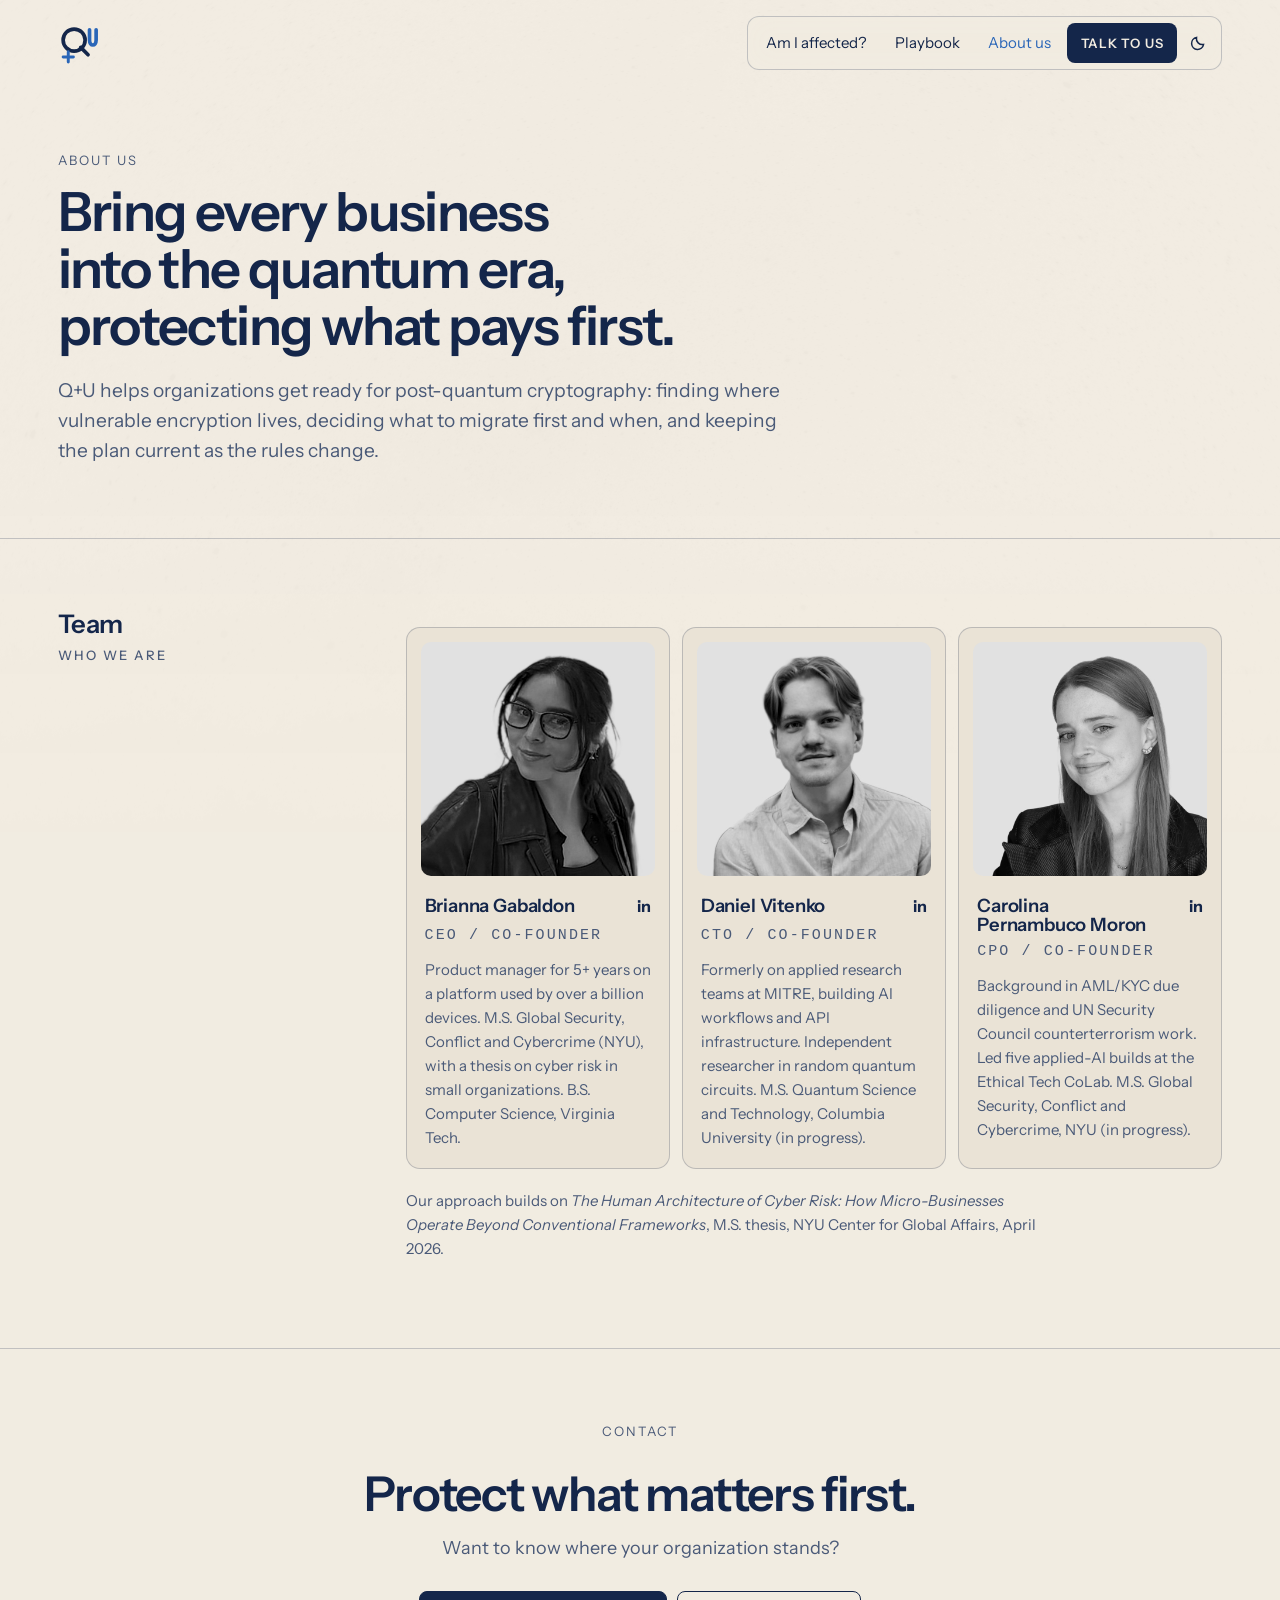
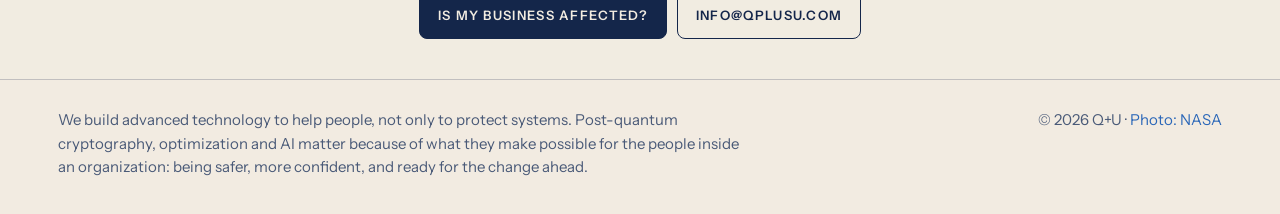
<file: about.html>
<!doctype html>
<html lang="en">
<head>
  <meta charset="utf-8">
  <meta name="viewport" content="width=device-width, initial-scale=1">
  <title>About Q+U</title>
  <meta name="description" content="Q+U's mission and the team behind it.">
  <script>
    (function(){try{
      var KEY="theme-override";
      function resolve(){var q=/[?&]theme=(dark|light)/.exec(location.search);if(q)return q[1];
        try{var o=sessionStorage.getItem(KEY);if(o==="dark"||o==="light")return o;}catch(e){}
        if(window.matchMedia&&window.matchMedia("(prefers-color-scheme: dark)").matches)return "dark";
        var h=new Date().getHours();return (h>=7&&h<19)?"light":"dark";}
      function apply(){var m=resolve();document.documentElement.setAttribute("data-theme",m);
        var meta=document.querySelector('meta[name="theme-color"]');if(meta)meta.content=m==="dark"?"#0B1426":"#F2ECE1";}
      apply();setInterval(apply,60000);
      window.__toggleTheme=function(){var cur=document.documentElement.getAttribute("data-theme");try{sessionStorage.setItem(KEY,cur==="dark"?"light":"dark");}catch(e){}apply();};
    }catch(e){}})();
  </script>
  <link rel="preconnect" href="https://fonts.googleapis.com">
  <link rel="stylesheet" href="https://fonts.googleapis.com/css2?family=Instrument+Sans:ital,wght@0,400;0,500;0,600;0,700;1,400&display=swap">
  <meta name="theme-color" content="#0B1426">
  <link rel="icon" href="assets/logo-mark.svg" type="image/svg+xml">
  <link rel="stylesheet" href="src/styles.css?v=20261105a">
</head>
<body>
  <a class="skip" href="#main">Skip to content</a>

  <div class="topbar">
    <a class="brand" href="./" aria-label="Q+U, home"><svg viewBox="0 0 120 120" aria-hidden="true"><circle cx="44" cy="52" r="30" fill="none" stroke="currentColor" stroke-width="10"/><path d="M62 72 L82 92" stroke="currentColor" stroke-width="10" stroke-linecap="round"/><path d="M86 24 V52 C86 70 104 70 104 52 V24" fill="none" stroke="var(--accent)" stroke-width="10" stroke-linecap="round"/><path d="M14 98 H42 M28 84 V112" stroke="var(--accent)" stroke-width="8" stroke-linecap="round"/></svg></a>
    <nav class="pill" id="pill" aria-label="Main">
      <a href="./#check">Am I affected?</a>
      <a href="./#playbook">Playbook</a>
      <a href="about.html" aria-current="page">About us</a>
      <div class="row">
        <a class="cta" href="./#contact">Talk to us</a>
        <button type="button" class="more" id="more" aria-label="Menu" aria-expanded="false"><svg viewBox="0 0 16 16" fill="none" stroke="currentColor" stroke-width="1.6"><path d="M2 4h12M2 8h12M2 12h12"/></svg></button>
        <button type="button" id="theme" aria-label="Toggle light and dark theme" onclick="window.__toggleTheme&&window.__toggleTheme()">
          <svg class="i-sun" viewBox="0 0 16 16" fill="none" stroke="currentColor" stroke-width="1.5"><circle cx="8" cy="8" r="3"/><path d="M8 1v2M8 13v2M1 8h2M13 8h2M3 3l1.4 1.4M11.6 11.6 13 13M3 13l1.4-1.4M11.6 4.4 13 3"/></svg>
          <svg class="i-moon" viewBox="0 0 16 16" fill="none" stroke="currentColor" stroke-width="1.5"><path d="M13.5 9.5A6 6 0 0 1 6.5 2.5a6 6 0 1 0 7 7z"/></svg>
        </button>
      </div>
    </nav>
  </div>

  <main id="main" tabindex="-1">
    <section class="block about-hero">
      <div class="wrap">
        <p class="eyebrow">About us</p>
        <h1 class="about-title">Bring every business into the quantum era, protecting what pays first.</h1>
        <p class="sub about-sub">Q+U helps organizations get ready for post-quantum cryptography: finding where vulnerable encryption lives, deciding what to migrate first and when, and keeping the plan current as the rules change.</p>
      </div>
    </section>

    <section class="block" id="team">
      <div class="wrap cols">
        <h2>Team<small>Who we are</small></h2>
        <div class="reveal">
          <div class="cards">
            <div class="card person"><div class="photo"><img src="assets/team/brianna.jpg?v=6" alt="Brianna Gabaldon" width="800" height="800" loading="lazy"></div><div class="who"><h3>Brianna Gabaldon</h3><a class="li" href="https://www.linkedin.com/in/brianna-gabaldon-328011149/" rel="noopener" aria-label="Brianna Gabaldon on LinkedIn">in</a></div><span class="role">CEO / Co-founder</span><p class="fine">Product manager for 5+ years on a platform used by over a billion devices. M.S. Global Security, Conflict and Cybercrime (NYU), with a thesis on cyber risk in small organizations. B.S. Computer Science, Virginia Tech.</p></div>
            <div class="card person"><div class="photo"><img src="assets/team/daniel.jpg?v=6" alt="Daniel Vitenko" width="800" height="800" loading="lazy"></div><div class="who"><h3>Daniel Vitenko</h3><a class="li" href="https://www.linkedin.com/in/daniel-vitenko/" rel="noopener" aria-label="Daniel Vitenko on LinkedIn">in</a></div><span class="role">CTO / Co-founder</span><p class="fine">Formerly on applied research teams at MITRE, building AI workflows and API infrastructure. Independent researcher in random quantum circuits. M.S. Quantum Science and Technology, Columbia University (in progress).</p></div>
            <div class="card person"><div class="photo"><img src="assets/team/carolina.jpg?v=6" alt="Carolina Pernambuco Moron" width="800" height="800" loading="lazy"></div><div class="who"><h3>Carolina Pernambuco Moron</h3><a class="li" href="https://www.linkedin.com/in/carolina-pernambuco-moron/" rel="noopener" aria-label="Carolina Pernambuco Moron on LinkedIn">in</a></div><span class="role">CPO / Co-founder</span><p class="fine">Background in AML/KYC due diligence and UN Security Council counterterrorism work. Led five applied-AI builds at the Ethical Tech CoLab. M.S. Global Security, Conflict and Cybercrime, NYU (in progress).</p></div>
          </div>
          <p class="fine" style="margin-top:20px">Our approach builds on <em>The Human Architecture of Cyber Risk: How Micro-Businesses Operate Beyond Conventional Frameworks</em>, M.S. thesis, NYU Center for Global Affairs, April 2026.</p>
        </div>
      </div>
    </section>

    <section class="block" id="contact">
      <div class="wrap contact-inner reveal">
        <p class="eyebrow">Contact</p>
        <h2>Protect what matters first.</h2>
        <p>Want to know where your organization stands?</p>
        <div class="btns">
          <a class="btn solid" href="./#check">Is my business affected?</a>
          <a class="btn" href="mailto:info@qplusu.com">info@qplusu.com</a>
        </div>
      </div>
    </section>
  </main>

  <footer class="site">
    <div class="wrap">
      <p>We build advanced technology to help people, not only to protect systems. Post-quantum cryptography, optimization and AI matter because of what they make possible for the people inside an organization: being safer, more confident, and ready for the change ahead.</p>
      <p>© 2026 Q+U · <a href="https://www.nasa.gov/image-article/starstruck/" rel="noopener">Photo: NASA</a></p>
    </div>
  </footer>
  <script>
    (function(){
      var io = new IntersectionObserver(function(es){ es.forEach(function(e){ if(e.isIntersecting){ e.target.classList.add('in'); io.unobserve(e.target); } }); }, { rootMargin: '0px 0px -10% 0px' });
      document.querySelectorAll('.reveal').forEach(function(el){ io.observe(el); });
      // galaxy: full in the hero, dimmed once the reader is in the text
      (function(){
        var root = document.documentElement, hero = document.querySelector('.hero');
        function upd(){ var h = hero ? hero.offsetHeight : 800; var g = Math.max(0.25, 1 - Math.max(0, window.scrollY - h * 0.5) / (h * 0.6)); root.style.setProperty('--gal', g.toFixed(2)); }
        window.addEventListener('scroll', upd, { passive: true }); window.addEventListener('resize', upd, { passive: true }); upd();
      })();
      // playbook signup: opens the visitor's mail app until a form service is connected
      (function(){
        var f = document.getElementById('signup'); if (!f) return;
        f.addEventListener('submit', function(e){
          e.preventDefault();
          var d = new FormData(f), body = 'Please send me the PQC readiness playbook when it is ready.\n\nEmail: ' + d.get('email') + '\nRole: ' + (d.get('role')||'') + '\nSector: ' + (d.get('sector')||'') + '\nQuestion: ' + (d.get('question')||'');
          location.href = 'mailto:info@qplusu.com?subject=' + encodeURIComponent('Playbook signup') + '&body=' + encodeURIComponent(body);
        });
      })();
      var pill = document.getElementById('pill'), more = document.getElementById('more');
      more.addEventListener('click', function(){ var o = pill.classList.toggle('open'); more.setAttribute('aria-expanded', o); });
      pill.querySelectorAll('a').forEach(function(a){ a.addEventListener('click', function(){ pill.classList.remove('open'); }); });
    })();
  </script>
</body>
</html>
</file>
<file: src/styles.css>
/* Q+U — full-viewport hero on a particle ring, floating pill nav, light and dark themes.
   Direction from harmoniqs.ai: one deep ground colour, cream lettering, a single accent,
   tight display type, lots of air. Rules and tables keep the ruled-paper feel below the fold. */

:root {
  --font: "Instrument Sans", "Be Vietnam Pro", "Helvetica Neue", Arial, sans-serif;
  --fs-0: 0.8125rem;
  --fs-1: 0.9375rem;
  --fs-2: 1.125rem;
  --fs-3: 1.6rem;
  --fs-display: clamp(2.6rem, 1.6rem + 4.2vw, 5.4rem);
  --label-w: 300px;
  --measure: 64ch;
  --ease: cubic-bezier(.2,.7,.2,1);

  /* light: the paper palette */
  --bg: #F2ECE1;
  --bg-2: #EAE2D4;
  --fg: #14264A;
  --fg-soft: #4A5A78;
  --line: rgba(20,38,74,0.22);
  --line-strong: #14264A;
  --accent: #2A66B8;
  --accent-ink: #FFFFFF;
  --cta: #14264A;
  --cta-ink: #F2ECE1;
  --ring-a: 42,102,184;
  --ring-b: 20,38,74;
  --pill: rgba(242,236,225,0.72);
  color-scheme: light;
}
:root[data-theme="dark"] {
  --bg: #0B1426;
  --bg-2: #101B33;
  --fg: #F2ECE1;
  --fg-soft: #A9B4C8;
  --line: rgba(242,236,225,0.16);
  --line-strong: rgba(242,236,225,0.55);
  --accent: #5B9BFF;
  --accent-ink: #0B1426;
  --cta: #F2ECE1;
  --cta-ink: #0B1426;
  --ring-a: 91,155,255;
  --ring-b: 242,236,225;
  --pill: rgba(11,20,38,0.6);
  color-scheme: dark;
}

*, *::before, *::after { box-sizing: border-box; }
html { -webkit-text-size-adjust: 100%; scroll-behavior: smooth; }
@media (prefers-reduced-motion: reduce) { html { scroll-behavior: auto; } }
body { margin: 0; background: var(--bg); color: var(--fg); font: 400 var(--fs-2)/1.55 var(--font); transition: background 400ms var(--ease), color 400ms var(--ease); position: relative; isolation: isolate; }
/* the universe behind everything: the unknown. faint, fixed, fading toward the bottom of the viewport */
body::before { content: ""; position: fixed; inset: 0; z-index: -2; pointer-events: none; background: url("../assets/galaxy.jpg") center / cover no-repeat; opacity: calc(0.6 * var(--gal)); mix-blend-mode: screen; transition: opacity 200ms linear;
  -webkit-mask-image: linear-gradient(180deg, #000 0%, #000 55%, transparent 100%); mask-image: linear-gradient(180deg, #000 0%, #000 55%, transparent 100%); }
:root:not([data-theme="dark"]) body::before { opacity: calc(0.14 * var(--gal)); filter: invert(1) grayscale(1) contrast(1.1) blur(0.4px); mix-blend-mode: multiply; }
@media (prefers-reduced-transparency: reduce) { body::before { display: none; } }
::selection { background: var(--accent); color: var(--accent-ink); }
:focus-visible { outline: 2px solid var(--accent); outline-offset: 3px; }
a { color: var(--accent); text-decoration: none; }
a:hover { text-decoration: underline; text-underline-offset: 0.2em; }
h1, h2, h3, h4 { font-weight: 600; line-height: 1.05; margin: 0; text-wrap: balance; letter-spacing: -0.02em; }
h2 { font-size: var(--fs-3); letter-spacing: -0.015em; }
h3 { font-size: var(--fs-2); margin: 28px 0 10px; letter-spacing: -0.01em; }
p { max-width: var(--measure); margin: 0 0 1em; }
.fine { font-size: var(--fs-1); line-height: 1.6; color: var(--fg-soft); }
.eyebrow { font-size: var(--fs-0); letter-spacing: 0.16em; text-transform: uppercase; color: var(--fg-soft); margin: 0 0 14px; }
.skip { position: absolute; left: -999px; }
.skip:focus { left: 16px; top: 8px; z-index: 2000; background: var(--bg); border: 1px solid var(--line-strong); padding: 6px 10px; }
.wrap { max-width: 1240px; margin-inline: auto; padding-inline: 24px; }

/* ---------- floating pill nav ---------- */
.topbar { position: fixed; inset: 0 0 auto 0; z-index: 100; display: flex; align-items: center; justify-content: space-between; padding: 16px 20px; pointer-events: none; }
.topbar > * { pointer-events: auto; }
.brand { display: inline-flex; align-items: center; gap: 10px; color: var(--fg); font-weight: 700; font-size: 1.15rem; letter-spacing: -0.02em; }
.brand:hover { text-decoration: none; }
.brand img { width: 30px; height: 30px; display: block; }
.brand .plus { color: var(--accent); }
.pill { display: flex; align-items: center; gap: 4px; padding: 6px; border: 1px solid var(--line); border-radius: 12px; background: var(--pill); backdrop-filter: blur(14px); -webkit-backdrop-filter: blur(14px); }
.pill a { color: var(--fg); font-size: var(--fs-1); padding: 8px 12px; border-radius: 8px; white-space: nowrap; }
.pill a:hover { background: color-mix(in srgb, var(--fg) 8%, transparent); text-decoration: none; }
.pill .cta { background: var(--cta); color: var(--cta-ink); font-weight: 600; letter-spacing: 0.06em; text-transform: uppercase; font-size: var(--fs-0); padding: 10px 14px; }
.pill .cta:hover { background: var(--accent); color: var(--accent-ink); }
.pill button { all: unset; cursor: pointer; display: grid; place-items: center; width: 34px; height: 34px; border-radius: 8px; color: var(--fg); }
.pill button:hover { background: color-mix(in srgb, var(--fg) 8%, transparent); }
.pill button svg { width: 16px; height: 16px; }
:root[data-theme="dark"] .pill .i-sun { display: block; } :root[data-theme="dark"] .pill .i-moon { display: none; }
:root:not([data-theme="dark"]) .pill .i-sun { display: none; } :root:not([data-theme="dark"]) .pill .i-moon { display: block; }
.pill .row { display: flex; align-items: center; gap: 4px; }
.pill .more { display: none; }

/* ---------- hero ---------- */
.hero { position: relative; min-height: min(100svh, 900px); display: grid; align-items: center; overflow: hidden; isolation: isolate; padding-block: 110px 70px; }
.hero::before { content: ""; position: absolute; inset: 0; z-index: -1; background: radial-gradient(60% 70% at 72% 50%, color-mix(in srgb, var(--accent) 10%, transparent), transparent 70%); }
.hero-grid { display: grid; grid-template-columns: minmax(0, 11fr) minmax(0, 9fr); gap: 32px; align-items: center; width: 100%; }
.hero-inner { position: relative; text-align: left; }
.hero h1 { font-size: clamp(2.4rem, 1.4rem + 3.4vw, 4.6rem); letter-spacing: -0.035em; line-height: 0.98; max-width: 14ch; }
.hero .sub { margin: 22px 0 30px; max-width: 44ch; color: var(--fg-soft); font-size: clamp(1rem, 0.9rem + 0.4vw, 1.2rem); }
.hero .btns { justify-content: flex-start; }
.hero-fig { position: relative; aspect-ratio: 1 / 1; max-width: 600px; width: 100%; margin-left: auto; }
#disc { display: block; width: 100%; height: 100%; }
.hero-fig .ring-key { left: 0; right: 0; bottom: -8px; justify-content: flex-end; }
.btns { display: flex; gap: 10px; flex-wrap: wrap; justify-content: center; }
.btn { display: inline-block; font-weight: 600; font-size: var(--fs-0); letter-spacing: 0.1em; text-transform: uppercase; padding: 13px 18px; border-radius: 8px; border: 1px solid var(--line-strong); color: var(--fg); transition: transform 200ms var(--ease), background 200ms var(--ease), color 200ms var(--ease); }
.btn:hover { text-decoration: none; transform: translateY(-1px); background: color-mix(in srgb, var(--fg) 8%, transparent); }
.btn.solid { background: var(--cta); color: var(--cta-ink); border-color: var(--cta); }
.btn.solid:hover { background: var(--accent); border-color: var(--accent); color: var(--accent-ink); }
.btn.accent { background: var(--accent); color: var(--accent-ink); border-color: var(--accent); }
.scrollhint { position: absolute; bottom: 22px; left: 50%; transform: translateX(-50%); font-size: var(--fs-0); letter-spacing: 0.16em; text-transform: uppercase; color: var(--fg-soft); }
.scrollhint::after { content: ""; display: block; width: 1px; height: 28px; margin: 8px auto 0; background: var(--line-strong); animation: hint 1.8s var(--ease) infinite; transform-origin: top; }
@keyframes hint { 0% { transform: scaleY(0); } 50% { transform: scaleY(1); } 100% { transform: scaleY(0); transform-origin: bottom; } }
.ring-key { position: absolute; left: 24px; bottom: 22px; display: flex; gap: 16px; font-size: var(--fs-0); letter-spacing: 0.14em; text-transform: uppercase; color: var(--fg-soft); }
.ring-key i { display: inline-block; width: 8px; height: 8px; margin-right: 6px; vertical-align: 0; background: rgb(var(--ring-b)); opacity: 0.6; }
.ring-key i.on { background: rgb(var(--ring-a)); opacity: 1; }

/* ---------- stats band ---------- */
.band { border-block: 1px solid var(--line); background: color-mix(in srgb, var(--bg-2) 94%, transparent); }
.stats { display: grid; grid-template-columns: repeat(3, minmax(0, 1fr)); }
.stats > div { padding: 28px 24px; border-right: 1px solid var(--line); }
.stats > div:last-child { border-right: 0; }
.stats b { display: block; font-size: clamp(2rem, 1.4rem + 2vw, 3.2rem); font-weight: 600; letter-spacing: -0.03em; line-height: 1; font-variant-numeric: tabular-nums; }
.stats span { display: block; margin-top: 8px; font-size: var(--fs-2); color: var(--fg-soft); }

/* ---------- sections: label column, body ---------- */
section.block { padding-block: 72px; border-bottom: 1px solid var(--line); background: color-mix(in srgb, var(--bg) 86%, transparent); }
section.hero { background: transparent; }
section.block:last-of-type { border-bottom: 0; }
.cols { display: grid; grid-template-columns: var(--label-w) minmax(0, 1fr); gap: 0 48px; }
.cols > h2 { position: sticky; top: 96px; align-self: start; }
.cols > h2 small { display: block; font: 500 var(--fs-0)/1.4 var(--font); letter-spacing: 0.16em; text-transform: uppercase; color: var(--fg-soft); margin-top: 8px; }
.cols .lead { font-size: clamp(1.25rem, 1.05rem + 0.8vw, 1.65rem); line-height: 1.35; letter-spacing: -0.015em; max-width: 30ch; margin-bottom: 20px; }

/* cards */
.cards { display: grid; grid-template-columns: repeat(auto-fill, minmax(250px, 1fr)); gap: 12px; margin: 16px 0 8px; }
.cards.two { grid-template-columns: repeat(auto-fit, minmax(250px, 1fr)); max-width: 720px; }
.card { display: flex; flex-direction: column; gap: 8px; padding: 20px; border: 1px solid var(--line); border-radius: 14px; background: color-mix(in srgb, var(--bg-2) 88%, transparent); color: var(--fg); transition: transform 240ms var(--ease), border-color 240ms var(--ease), background 240ms var(--ease); }
.card h3 { margin: 6px 0 0; }
.card p { margin: 0; }
a.card:hover { text-decoration: none; transform: translateY(-3px); border-color: var(--accent); }
.cardtop, .cardfoot { display: flex; justify-content: space-between; align-items: center; gap: 8px; flex-wrap: wrap; }
.cardfoot { margin-top: auto; padding-top: 8px; }
.tag { align-self: flex-start; font-size: var(--fs-0); font-weight: 600; letter-spacing: 0.12em; text-transform: uppercase; color: var(--accent); }
.status { font-size: var(--fs-0); letter-spacing: 0.12em; text-transform: uppercase; border: 1px solid var(--line-strong); border-radius: 999px; padding: 2px 9px; color: var(--fg-soft); }
.status.proto { border-style: dashed; }
.card.person { padding: 14px 14px 18px; gap: 0; }
.card.person .photo { aspect-ratio: 1 / 1; border-radius: 10px; overflow: hidden; background: var(--bg-2); margin-bottom: 18px; }
.card.person .photo img { width: 100%; height: 100%; object-fit: cover; display: block; filter: grayscale(1) contrast(1.08); transition: filter 300ms var(--ease); }
.card.person:hover .photo img { filter: grayscale(1) contrast(1.12) brightness(1.04); }
.card.person .who { display: flex; justify-content: space-between; align-items: baseline; gap: 12px; padding-inline: 4px; }
.card.person .who h3 { margin: 0; font-size: 1.15rem; }
.card.person .li { font-weight: 700; font-size: 1rem; letter-spacing: 0; color: var(--fg); text-decoration: none; }
.card.person .li:hover { color: var(--accent); }
.card.person .role { display: block; margin: 6px 0 12px; padding-inline: 4px; font: 500 var(--fs-1)/1.4 ui-monospace, Menlo, Consolas, monospace; letter-spacing: 0.14em; text-transform: uppercase; color: var(--fg-soft); }
.card.person p { padding-inline: 4px; }

/* tables */
table.spec { border-collapse: collapse; width: 100%; max-width: 860px; font-size: var(--fs-2); margin: 8px 0 12px; }
table.spec th, table.spec td { text-align: left; padding: 12px 0; border-top: 1px solid var(--line); vertical-align: top; }
table.spec tr:last-child th, table.spec tr:last-child td { border-bottom: 1px solid var(--line); }
table.spec th { font-weight: 600; letter-spacing: 0.1em; text-transform: uppercase; font-size: var(--fs-1); width: 30%; padding-right: 16px; color: var(--fg); }
table.spec td { color: var(--fg); }
table.spec tr.us th, table.spec tr.us td { color: var(--accent); }
.callout { border: 1px solid var(--line); border-left: 3px solid var(--accent); border-radius: 0 12px 12px 0; padding: 14px 18px; margin: 20px 0 0; font-size: var(--fs-1); color: var(--fg-soft); max-width: 820px; }
.callout p { margin: 0; max-width: none; }

/* reveal */
.reveal { opacity: 0; transform: translateY(18px); transition: opacity 700ms var(--ease), transform 700ms var(--ease); }
.reveal.in { opacity: 1; transform: none; }
@media (prefers-reduced-motion: reduce) { .reveal { opacity: 1; transform: none; transition: none; } .scrollhint::after { animation: none; } }

/* wave band under the contact call to action */
.wave-band { position: relative; height: clamp(360px, 46vw, 620px); margin-top: -16px; }
.wave-band canvas { position: absolute; inset: 0; width: 100%; height: 100%; display: block; }
section#contact { padding-block: 40px 0; }

/* contact + footer */
.contact-inner { text-align: center; padding: 16px 24px 40px; }
.contact-inner h2 { font-size: clamp(1.8rem, 1.2rem + 2.4vw, 3rem); letter-spacing: -0.03em; }
.contact-inner p { margin: 16px auto 28px; color: var(--fg-soft); }
footer.site { border-top: 1px solid var(--line); padding: 28px 0 36px; font-size: var(--fs-1); color: var(--fg-soft); background: color-mix(in srgb, var(--bg) 85%, transparent); }
footer.site .wrap { display: flex; justify-content: space-between; gap: 24px; flex-wrap: wrap; }
footer.site p { margin: 0; max-width: 70ch; }

/* ---------- narrow ---------- */
@media (max-width: 1100px) { :root { --label-w: 240px; } }
@media (max-width: 900px) {
  .pill a:not(.cta) { display: none; }
  .pill .more { display: grid; }
  .pill.open a:not(.cta) { display: block; }
  .pill.open { position: absolute; top: 12px; right: 16px; flex-direction: column; align-items: stretch; }
  .pill.open .row { display: flex; gap: 4px; align-self: flex-end; }
  .cols { grid-template-columns: minmax(0, 1fr); gap: 18px; }
  .cols > h2 { position: static; }
  .stats { grid-template-columns: minmax(0, 1fr); }
  .stats > div { border-right: 0; border-bottom: 1px solid var(--line); padding: 20px 24px; }
  .stats > div:last-child { border-bottom: 0; }
  section.block { padding-block: 48px; }
  .ring-key { display: none; }
  .hero { padding-block: 96px 56px; min-height: 0; }
  .hero-grid { grid-template-columns: minmax(0, 1fr); gap: 24px; }
  .hero h1 { max-width: none; }
  .hero-fig { max-width: 420px; margin-inline: auto; }
  .scrollhint { display: none; }
  table.spec th { width: 38%; }
  .wrap { padding-inline: 16px; }
}
.hero-note { margin: 26px 0 0; max-width: 44ch; }

/* telescope: a lens that follows the pointer and reveals the universe at full strength */
:root { --lx: -1000px; --ly: -1000px; --lens: 0; --lr: 90px; --gal: 1; }
body::after { content: ""; position: fixed; inset: 0; z-index: -1; pointer-events: none; opacity: var(--lens);
  background: url("../assets/galaxy.jpg") center / 160% auto no-repeat;
  background-position: calc(50% + (50% - var(--lx)) * 0.2) calc(50% + (50% - var(--ly)) * 0.2);
  -webkit-mask-image: radial-gradient(circle var(--lr) at var(--lx) var(--ly), #000 0 82%, transparent 100%);
  mask-image: radial-gradient(circle var(--lr) at var(--lx) var(--ly), #000 0 82%, transparent 100%);
  transition: opacity 300ms var(--ease); }
:root:not([data-theme="dark"]) body::after { filter: invert(1) grayscale(1) contrast(1.15); mix-blend-mode: multiply; }
.lens { position: fixed; left: var(--lx); top: var(--ly); width: calc(var(--lr) * 2); height: calc(var(--lr) * 2); transform: translate(-50%, -50%); border-radius: 50%; pointer-events: none; z-index: 5; opacity: var(--lens);
  border: 1px solid color-mix(in srgb, var(--fg) 45%, transparent); box-shadow: inset 0 0 0 1px color-mix(in srgb, var(--fg) 10%, transparent), 0 0 0 6px color-mix(in srgb, var(--bg) 25%, transparent); transition: opacity 300ms var(--ease); }
.lens::before, .lens::after { content: ""; position: absolute; background: color-mix(in srgb, var(--fg) 45%, transparent); }
.lens::before { left: 50%; top: 0; width: 1px; height: 10px; box-shadow: 0 calc(var(--lr) * 2 - 10px) 0 color-mix(in srgb, var(--fg) 45%, transparent); }
.lens::after { top: 50%; left: 0; height: 1px; width: 10px; box-shadow: calc(var(--lr) * 2 - 10px) 0 0 color-mix(in srgb, var(--fg) 45%, transparent); }
.lens span { position: absolute; left: 50%; bottom: -20px; transform: translateX(-50%); font-size: 9px; letter-spacing: 0.18em; text-transform: uppercase; color: var(--fg-soft); white-space: nowrap; }
@media (hover: none), (prefers-reduced-motion: reduce) { .lens, body::after { display: none; } }

.hero .eyebrow { font-size: clamp(1rem, 0.85rem + 0.5vw, 1.25rem); font-weight: 700; letter-spacing: 0.14em; color: var(--accent); margin-bottom: 18px; }
table.spec.stages th .arrow { color: var(--accent); margin-left: 6px; font-weight: 400; }
.cards.one { grid-template-columns: minmax(0, 560px); }
/* our insight: the universe shows through */
section#insight { background: transparent; }
section#insight .card { background: color-mix(in srgb, var(--bg) 35%, transparent); backdrop-filter: blur(3px); -webkit-backdrop-filter: blur(3px); }
section#insight p, section#insight .card p { color: var(--fg); }
/* scanner stages: just the words */
ol.stages { list-style: none; margin: 24px 0 8px; padding: 0; display: flex; flex-wrap: wrap; align-items: center; gap: 14px 0; }
ol.stages li { font-weight: 700; font-size: clamp(1.2rem, 1rem + 1vw, 1.8rem); letter-spacing: -0.01em; }
ol.stages li + li::before { content: "→"; color: var(--accent); font-weight: 400; margin: 0 18px; }
/* migration plan mock */
.card.plan { max-width: 860px; padding: 20px 22px; }
table.plan { border-collapse: collapse; width: 100%; font-size: var(--fs-1); margin-top: 8px; }
table.plan th, table.plan td { text-align: left; padding: 10px 12px 10px 0; border-top: 1px solid var(--line); vertical-align: top; }
table.plan th { font-weight: 600; letter-spacing: 0.1em; text-transform: uppercase; font-size: var(--fs-0); color: var(--accent); border-top: 0; }
table.plan td:first-child { white-space: nowrap; font-family: ui-monospace, Menlo, Consolas, monospace; color: var(--fg-soft); }
@media (max-width: 600px) { table.plan th:nth-child(4), table.plan td:nth-child(4) { display: none; } }
/* playbook signup */
ul.ticks { list-style: none; padding: 0; margin: 0 0 24px; }
ul.ticks li { padding: 6px 0 6px 26px; position: relative; }
ul.ticks li::before { content: "→"; position: absolute; left: 0; color: var(--accent); }
form.signup { display: grid; grid-template-columns: repeat(auto-fit, minmax(220px, 1fr)); gap: 14px 16px; max-width: 760px; }
form.signup .wide { grid-column: 1 / -1; }
form.signup label { display: flex; flex-direction: column; gap: 6px; font-size: var(--fs-0); font-weight: 600; letter-spacing: 0.1em; text-transform: uppercase; color: var(--fg); }
form.signup .opt { font-weight: 400; color: var(--fg-soft); letter-spacing: 0.06em; }
form.signup input, form.signup select, form.signup textarea { font: 400 var(--fs-1)/1.4 var(--font); letter-spacing: 0; text-transform: none; color: var(--fg); background: color-mix(in srgb, var(--bg-2) 88%, transparent); border: 1px solid var(--line); border-radius: 8px; padding: 11px 12px; }
form.signup input:focus, form.signup select:focus, form.signup textarea:focus { outline: none; border-color: var(--accent); }
form.signup button { cursor: pointer; font-family: var(--font); }
form.signup p { margin: 0; }
/* faq */
.faq details { border-top: 1px solid var(--line); padding: 4px 0; max-width: 860px; }
.faq details:last-child { border-bottom: 1px solid var(--line); }
.faq summary { cursor: pointer; list-style: none; padding: 14px 28px 14px 0; font-weight: 600; font-size: var(--fs-2); position: relative; }
.faq summary::-webkit-details-marker { display: none; }
.faq summary::after { content: "+"; position: absolute; right: 4px; top: 12px; color: var(--accent); font-weight: 400; font-size: 1.3em; }
.faq details[open] summary::after { content: "–"; }
.faq details p { margin: 0 0 16px; color: var(--fg-soft); }
/* am I affected? check */
#check .q { margin: 22px 0 0; }
.qlabel { font-size: var(--fs-0); font-weight: 600; letter-spacing: 0.12em; text-transform: uppercase; color: var(--fg); margin: 0 0 10px; }
.qlabel .opt { font-weight: 400; color: var(--fg-soft); letter-spacing: 0.06em; margin-left: 6px; }
.chips { display: flex; flex-wrap: wrap; gap: 8px; }
.chips button { font: 500 var(--fs-1)/1.3 var(--font); color: var(--fg); background: color-mix(in srgb, var(--bg-2) 88%, transparent); border: 1px solid var(--line); border-radius: 999px; padding: 9px 14px; cursor: pointer; transition: border-color 160ms var(--ease), background 160ms var(--ease), color 160ms var(--ease); }
.chips button:hover { border-color: var(--accent); }
.chips button[aria-pressed="true"] { background: var(--accent); border-color: var(--accent); color: var(--accent-ink); }
.check-result { margin-top: 24px; max-width: 860px; }
.check-result .clocks { display: grid; grid-template-columns: repeat(auto-fit, minmax(240px, 1fr)); gap: 12px; margin-bottom: 18px; }
.check-result .verdict { border: 1px solid var(--line); border-left: 3px solid var(--accent); border-radius: 0 12px 12px 0; padding: 14px 16px; background: color-mix(in srgb, var(--bg-2) 88%, transparent); }
.check-result .verdict.lv1 { border-left-color: var(--line-strong); }
.check-result .verdict h3 { margin: 4px 0 2px; }
.check-result .verdict p { margin: 0; font-size: var(--fs-1); color: var(--fg-soft); }
.check-result .rules details { border-top: 1px solid var(--line); }
.check-result .rules details:last-child { border-bottom: 1px solid var(--line); }
.check-result .rules summary { cursor: pointer; list-style: none; display: flex; justify-content: space-between; align-items: center; gap: 12px; padding: 11px 0; font-size: var(--fs-1); }
.check-result .rules summary::-webkit-details-marker { display: none; }
.check-result .rules summary b { font-weight: 600; }
.check-result .rules summary b::before { content: "+"; color: var(--accent); margin-right: 10px; font-weight: 400; }
.check-result .rules details[open] summary b::before { content: "\2013"; }
.check-result .rules details p { margin: 0 0 12px 22px; font-size: var(--fs-1); color: var(--fg-soft); }
.check-result .when { color: var(--fg); }
.check-result a.src { color: var(--fg-soft); text-decoration: underline; text-underline-offset: 2px; }
.checkform { margin-top: 22px; max-width: 860px; }
.checkform .cta-line { font-weight: 600; margin: 0 0 10px; }
.checkform .row { display: flex; flex-wrap: wrap; gap: 8px; }
.checkform input { flex: 1 1 200px; font: 400 var(--fs-1)/1.4 var(--font); color: var(--fg); background: color-mix(in srgb, var(--bg-2) 88%, transparent); border: 1px solid var(--line); border-radius: 8px; padding: 11px 12px; }
.checkform input:focus { outline: none; border-color: var(--accent); }
.checkform button { cursor: pointer; font-family: var(--font); }
.checkform .fine { margin: 10px 0 0; }
/* business / legal / security map */
table.matrix { border-collapse: collapse; width: 100%; max-width: 1040px; font-size: var(--fs-1); margin: 8px 0 4px; }
table.matrix th, table.matrix td { text-align: left; vertical-align: top; padding: 14px 14px 14px 0; border-top: 1px solid var(--line); }
table.matrix tbody tr:last-child th, table.matrix tbody tr:last-child td { border-bottom: 1px solid var(--line); }
table.matrix thead th { border-top: 0; font-size: var(--fs-0); font-weight: 600; letter-spacing: 0.12em; text-transform: uppercase; color: var(--accent); }
table.matrix tbody th { font-size: var(--fs-0); font-weight: 600; letter-spacing: 0.12em; text-transform: uppercase; color: var(--fg); width: 12%; }
table.matrix td { color: var(--fg-soft); width: 22%; }
@media (max-width: 700px) {
  table.matrix thead { display: none; }
  table.matrix, table.matrix tbody, table.matrix tr, table.matrix th, table.matrix td { display: block; width: auto; }
  table.matrix tbody tr { border-top: 1px solid var(--line); padding: 10px 0 6px; }
  table.matrix tbody th, table.matrix td { border: 0 !important; padding: 4px 0; }
  table.matrix td::before { content: attr(data-label) " · "; color: var(--accent); font-weight: 600; }
}
/* sample plan inside the check result */
.check-result details.sample { margin-top: 16px; }
.check-result details.sample summary { cursor: pointer; list-style: none; display: inline-block; font-weight: 600; font-size: var(--fs-1); color: var(--accent); }
.check-result details.sample summary::-webkit-details-marker { display: none; }
.check-result details.sample summary::after { content: " \2192"; }
.check-result details.sample[open] summary::after { content: " \2193"; }
.check-result details.sample .fine { margin: 8px 0 4px; }
.check-result table.plan td { color: var(--fg-soft); }
@media (max-width: 600px) { .check-result table.plan th:nth-child(4), .check-result table.plan td:nth-child(4) { display: table-cell; } .check-result table.plan { font-size: var(--fs-0); } }
/* logo: one theme-aware mark */
.brand svg { width: 38px; height: 38px; display: block; color: var(--fg); }
/* mission line under the hero buttons */
.hero-note.mission { max-width: 40ch; margin-top: 26px; font-size: var(--fs-1); line-height: 1.5; color: var(--fg); }
.hero-note.mission .tag { display: block; margin-bottom: 4px; }
/* scannable bullet lists in cards */
ul.ticks.tight { margin: 6px 0 0; }
ul.ticks.tight li { padding: 5px 0 5px 22px; font-size: var(--fs-1); color: var(--fg-soft); }
ul.ticks.tight li b { color: var(--fg); font-weight: 600; }
.stats span a { color: inherit; text-decoration: underline; text-underline-offset: 2px; }
/* about page */
section.block.about-hero { padding-top: 150px; }
.about-title { font-size: clamp(2rem, 1.3rem + 2.6vw, 3.6rem); letter-spacing: -0.03em; line-height: 1.05; max-width: 20ch; margin: 10px 0 0; }
.about-sub { margin: 22px 0 0; max-width: 56ch; color: var(--fg-soft); font-size: clamp(1rem, 0.9rem + 0.4vw, 1.2rem); }
.pill a[aria-current="page"] { color: var(--accent); }
/* hero readability: soft fade behind the copy, galaxy stays visible on the right */
.hero::after { content: ""; position: absolute; inset: 0; z-index: -1; pointer-events: none;
  background: linear-gradient(90deg, color-mix(in srgb, var(--bg) 88%, transparent) 0%, color-mix(in srgb, var(--bg) 70%, transparent) 38%, color-mix(in srgb, var(--bg) 0%, transparent) 62%); }
@media (max-width: 900px) { .hero::after { background: color-mix(in srgb, var(--bg) 72%, transparent); } }
.hero .sub { color: color-mix(in srgb, var(--fg) 82%, var(--fg-soft)); }
.hero .eyebrow { font-size: clamp(0.85rem, 0.75rem + 0.3vw, 1rem); }
/* hero: three areas */

ul.areas { list-style: none; padding: 0; margin: 28px 0 32px; display: grid; grid-template-columns: repeat(3, minmax(0, 1fr)); gap: 18px; max-width: 600px; }
ul.areas li { display: flex; flex-direction: column; gap: 4px; padding-top: 14px; border-top: 1px solid var(--line-strong); }
ul.areas svg { width: 22px; height: 22px; fill: none; stroke: var(--accent); stroke-width: 1.6; stroke-linecap: round; stroke-linejoin: round; margin-bottom: 6px; }
ul.areas b { font-size: var(--fs-0); font-weight: 600; letter-spacing: 0.12em; text-transform: uppercase; color: var(--fg); }
ul.areas span { font-size: var(--fs-1); line-height: 1.4; color: color-mix(in srgb, var(--fg) 82%, var(--fg-soft)); }
@media (max-width: 520px) { ul.areas { grid-template-columns: minmax(0, 1fr); gap: 12px; } ul.areas li { flex-direction: row; flex-wrap: wrap; align-items: baseline; column-gap: 10px; padding-top: 10px; } ul.areas svg { margin: 0; align-self: center; } ul.areas span { flex-basis: 100%; } }
/* scaling audit */

.brand svg { width: 44px; height: 44px; }
@media (min-width: 901px) { .hero-grid { grid-template-columns: minmax(0, 3fr) minmax(0, 2fr); } }
.hero h1 { max-width: none; font-size: clamp(2.3rem, 0.9rem + 3.3vw, 4rem); line-height: 1.02; letter-spacing: -0.035em; }
@media (max-width: 900px) {
  .topbar { padding: 12px 16px; }
  .brand svg { width: 34px; height: 34px; }
  .pill { padding: 4px; }
  .pill .cta { padding: 8px 12px; font-size: 0.75rem; }
  .pill button { width: 30px; height: 30px; }
  .hero { padding-block: 112px 48px; }
  ul.areas { margin: 22px 0 26px; }
  .hero .btns { flex-direction: column; align-items: stretch; max-width: 320px; }
  .hero .btns .btn { text-align: center; }
}
@media (max-width: 520px) { ul.areas { gap: 0; } ul.areas li { padding: 10px 0; } }
/* wide screens: smaller fixed margins, content and hero scale up */
@media (min-width: 901px) {
  :root { --gutter: clamp(24px, 4.5vw, 72px); --maxw: 1680px; }
  .wrap { max-width: var(--maxw); padding-inline: var(--gutter); }
  .topbar { padding: 16px max(var(--gutter), calc((100vw - var(--maxw)) / 2 + var(--gutter))); }
  .hero { min-height: min(100svh, 980px); padding-block: 100px 60px; }
  .hero h1 { font-size: clamp(2.4rem, 0.6rem + 3.9vw, 5rem); }
  ul.areas { max-width: 680px; }
  .hero-fig { max-width: 680px; }
}
@media (min-width: 901px) and (max-width: 1199px) { .hero-grid { grid-template-columns: minmax(0, 1fr) minmax(0, 1fr); } }
.hero-fig .ring-key span { white-space: nowrap; }
/* desktop hero headline: always two lines. The longest line is ~11.5em, so size the type from the column, not the viewport */
@media (min-width: 901px) {
  .hero-inner { container-type: inline-size; }
  .hero h1 { font-size: min(clamp(2.4rem, 0.6rem + 3.9vw, 5rem), 8.5cqi); white-space: nowrap; }
}
</file>
